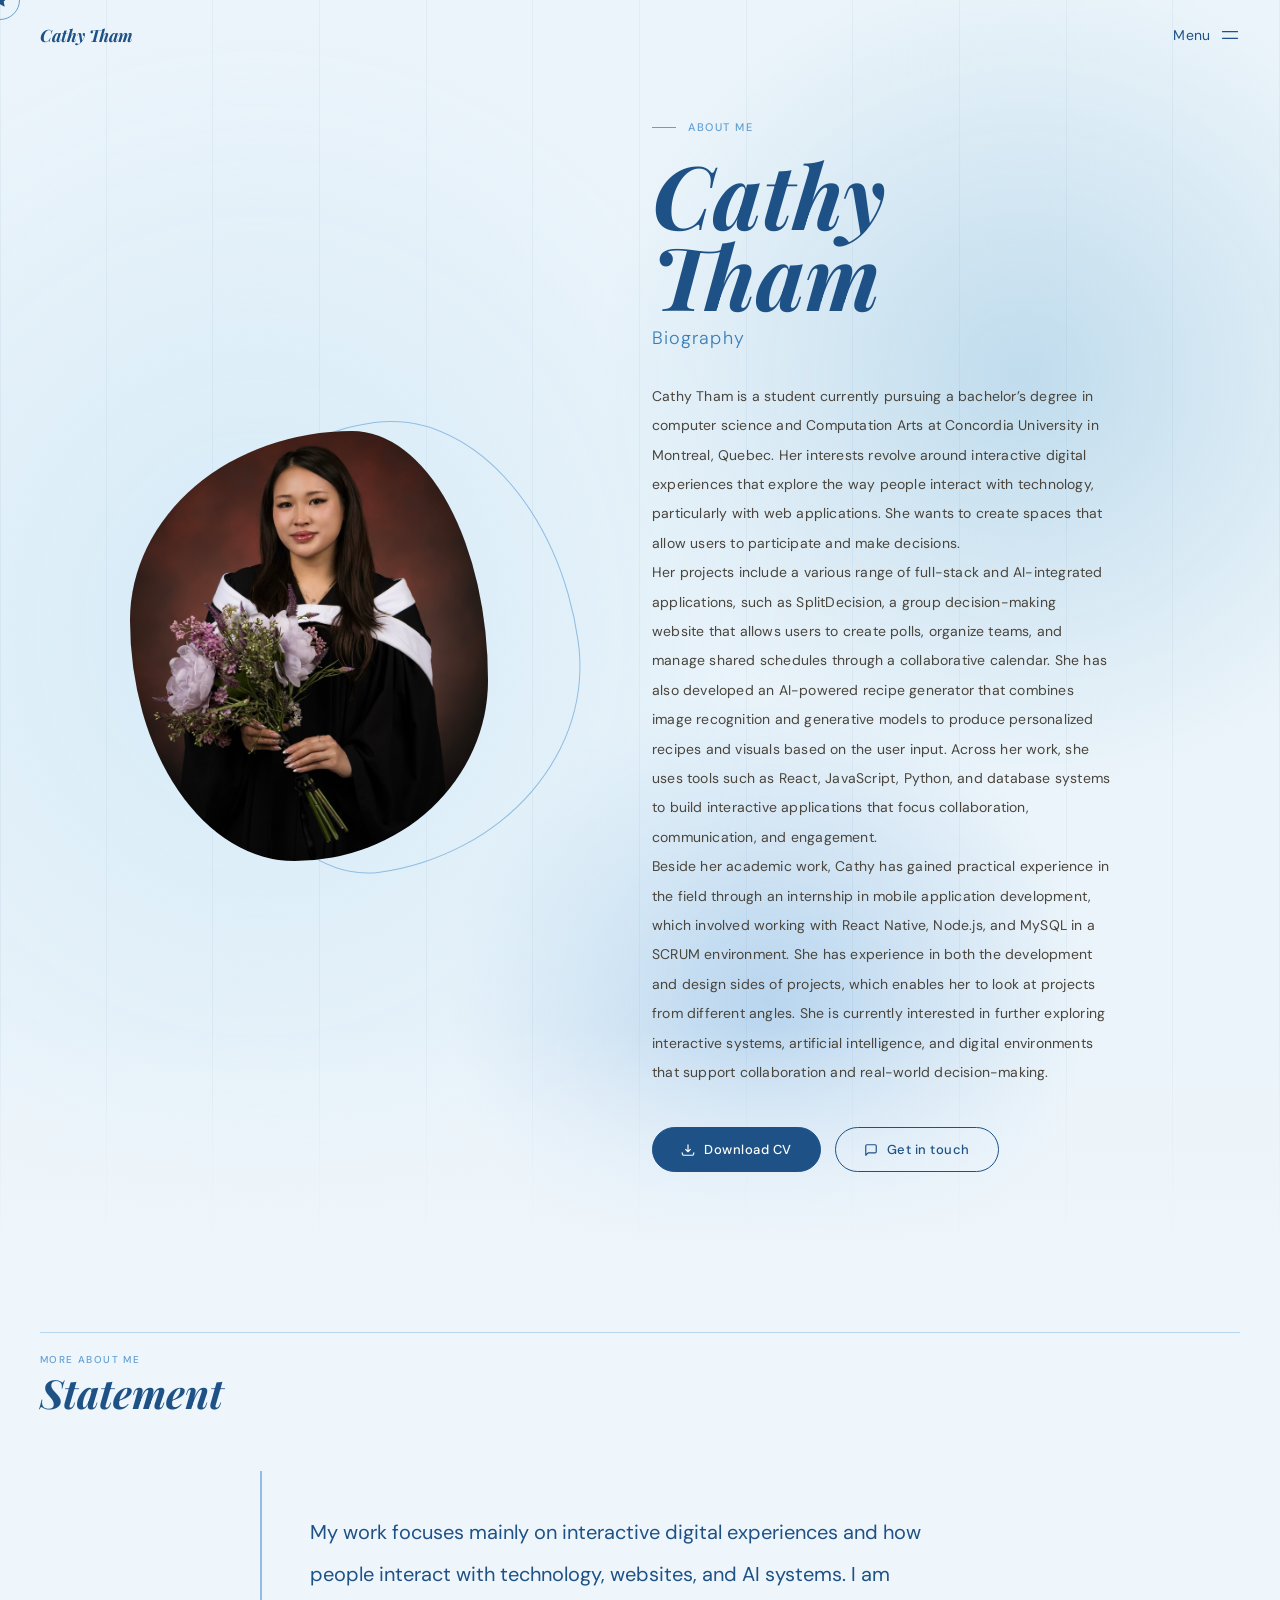
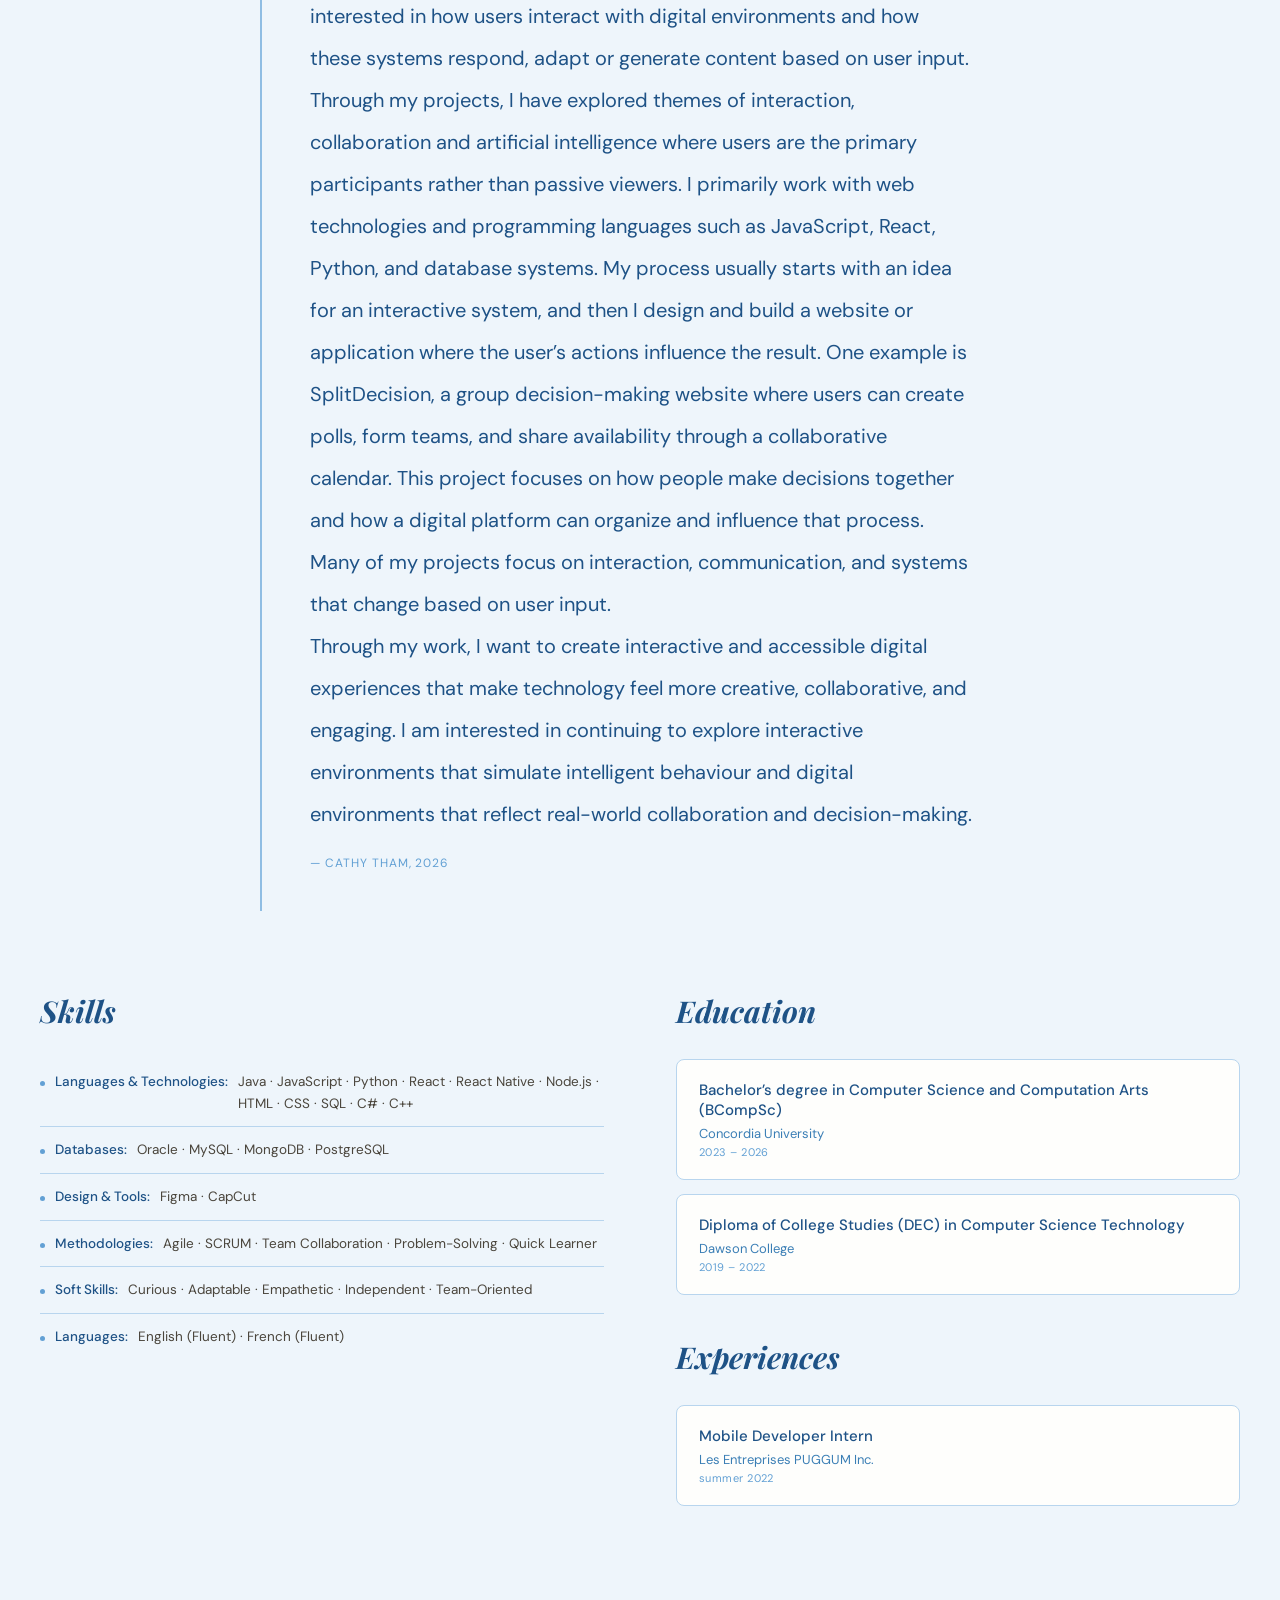
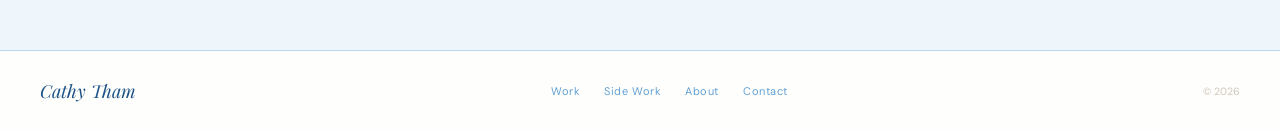
<file: about.html>
<!DOCTYPE html>
<html lang="en">

<head>
  <meta charset="UTF-8" />
  <meta name="viewport" content="width=device-width, initial-scale=1.0" />
  <title>Cathy Tham — About</title>
  <link rel="preconnect" href="https://fonts.googleapis.com" />
  <link rel="preconnect" href="https://fonts.gstatic.com" crossorigin />
  <link
    href="https://fonts.googleapis.com/css2?family=Playfair+Display:ital,wght@0,400;1,700&family=DM+Sans:wght@300;400;500&display=swap"
    rel="stylesheet" />
  <link rel="stylesheet" href="styles/menu-overlay.css" />
  <link rel="stylesheet" href="styles/base.css" />
  <link rel="stylesheet" href="styles/about.css" />
  <style></style>
</head>

<body>

  <div class="cursor" id="cursor">
    <svg viewBox="0 0 24 24" xmlns="http://www.w3.org/2000/svg">
      <polygon points="12,2 15.09,8.26 22,9.27 17,14.14 18.18,21.02 12,17.77 5.82,21.02 7,14.14 2,9.27 8.91,8.26" />
    </svg>
  </div>
  <div class="cursor-ring" id="cursor-ring"></div>

  <!-- ── NAV ── -->
  <nav aria-label="Site navigation">
    <a class="nav-logo" href="main.html">Cathy Tham</a>
    <button class="menu-btn" id="menu-btn" aria-expanded="false" aria-controls="menu-overlay">
      Menu
      <svg viewBox="0 0 24 24">
        <line x1="3" y1="8" x2="21" y2="8" />
        <line x1="3" y1="16" x2="21" y2="16" />
      </svg>
    </button>
  </nav>

  <section class="hero" aria-label="About Hero">
    <div class="hero-bg"></div>
    <div class="hero-grid" aria-hidden="true">
      <div class="hero-grid-col"></div>
      <div class="hero-grid-col"></div>
      <div class="hero-grid-col"></div>
      <div class="hero-grid-col"></div>
      <div class="hero-grid-col"></div>
      <div class="hero-grid-col"></div>
      <div class="hero-grid-col"></div>
      <div class="hero-grid-col"></div>
      <div class="hero-grid-col"></div>
      <div class="hero-grid-col"></div>
      <div class="hero-grid-col"></div>
      <div class="hero-grid-col"></div>
    </div>

    <!-- Left: photo -->
    <div class="hero-inner">
      <div class="hero-photo-wrap">
        <div class="photo-frame">

          <div class="photo-placeholder" aria-label="Photo placeholder">
            <img class="photo-img" src="./images/pictureCathy.jpeg" alt="Cathy Tham" />
          </div>


        </div>
      </div>

      <!-- RIGHT: text & buttons -->
      <div class="hero-text">
        <p class="hero-eyebrow">About me</p>

        <h1 class="hero-name">Cathy<br>Tham</h1>
        <p class="hero-title-line">Biography</p>

        <p class="hero-bio">
          Cathy Tham is a student currently pursuing a bachelor’s degree in computer science and
          Computation Arts at Concordia University in Montreal, Quebec. Her interests revolve around
          interactive digital experiences that explore the way people interact with technology,
          particularly with web applications. She wants to create spaces that allow users to participate
          and make decisions.</br>
          Her projects include a various range of full-stack and AI-integrated applications, such as
          SplitDecision, a group decision-making website that allows users to create polls, organize
          teams, and manage shared schedules through a collaborative calendar. She has also developed
          an AI-powered recipe generator that combines image recognition and generative models to
          produce personalized recipes and visuals based on the user input. Across her work, she uses
          tools such as React, JavaScript, Python, and database systems to build interactive applications
          that focus collaboration, communication, and engagement.</br>
          Beside her academic work, Cathy has gained practical experience in the field through an
          internship in mobile application development, which involved working with React Native,
          Node.js, and MySQL in a SCRUM environment. She has experience in both the development and
          design sides of projects, which enables her to look at projects from different angles. She is
          currently interested in further exploring interactive systems, artificial intelligence, and digital
          environments that support collaboration and real-world decision-making.
        </p>

        <!-- buttons -->
        <div class="hero-actions">

          <a class="btn-primary" href="./cv/cathyTham_CV.pdf" target="_blank" aria-label="Download CV">
            <svg viewBox="0 0 24 24">
              <path d="M12 15V3m0 12l-4-4m4 4l4-4M2 17l.621 2.485A2 2 0 004.561 21h14.878a2 2 0 001.94-1.515L22 17" />
            </svg>
            Download CV
          </a>
          <a class="btn-secondary" href="main.html#contact" aria-label="Get in touch">
            <svg viewBox="0 0 24 24">
              <path d="M21 15a2 2 0 01-2 2H7l-4 4V5a2 2 0 012-2h14a2 2 0 012 2z" />
            </svg>
            Get in touch
          </a>

        </div>
      </div>
  </section>

  <section class="about-sec" id="about" aria-labelledby="about-title">
    <div class="sec-header">
      <div>
        <p class="sec-eye">More about me</p>
        <h2 class="sec-title" id="about-title">Statement</h2>
      </div>
    </div>

    <div class="artist-statement">
      <p class="statement-text">
        My work focuses mainly on interactive digital experiences and how people interact with
        technology, websites, and AI systems. I am interested in how users interact with digital
        environments and how these systems respond, adapt or generate content based on user input.
        Through my projects, I have explored themes of interaction, collaboration and artificial
        intelligence where users are the primary participants rather than passive viewers.
        I primarily work with web technologies and programming languages such as JavaScript, React,
        Python, and database systems. My process usually starts with an idea for an interactive system,
        and then I design and build a website or application where the user’s actions influence the
        result. One example is SplitDecision, a group decision-making website where users can create
        polls, form teams, and share availability through a collaborative calendar. This project focuses
        on how people make decisions together and how a digital platform can organize and influence
        that process. Many of my projects focus on interaction, communication, and systems that
        change based on user input.
        </br>Through my work, I want to create interactive and accessible digital experiences that make
        technology feel more creative, collaborative, and engaging. I am interested in continuing to
        explore interactive environments that simulate intelligent behaviour and digital environments
        that reflect real-world collaboration and decision-making.
      </p>
      <p class="statement-attribution">— Cathy Tham, 2026</p>
    </div>

    <div class="about-content">
      <!-- Skills — full categorized -->
      <div class="skills-section">
        <h3>Skills</h3>

        <div class="skills-plain">
          <div class="skill-item"><span class="skill-dot"></span><strong>Languages &amp; Technologies:</strong> Java ·
            JavaScript · Python · React · React Native · Node.js · HTML · CSS · SQL · C# · C++</div>
          <div class="skill-item"><span class="skill-dot"></span><strong>Databases:</strong> Oracle · MySQL · MongoDB ·
            PostgreSQL</div>
          <div class="skill-item"><span class="skill-dot"></span><strong>Design &amp; Tools:</strong> Figma · CapCut
          </div>
          <div class="skill-item"><span class="skill-dot"></span><strong>Methodologies:</strong> Agile · SCRUM · Team
            Collaboration · Problem-Solving · Quick Learner</div>
          <div class="skill-item"><span class="skill-dot"></span><strong>Soft Skills:</strong> Curious · Adaptable ·
            Empathetic · Independent · Team-Oriented</div>
          <div class="skill-item"><span class="skill-dot"></span><strong>Languages:</strong> English (Fluent) · French
            (Fluent)</div>
        </div>

      </div>

      <!-- Education & Experience -->
      <div class="education-section">
        <h3>Education</h3>
        <div class="education-list">
          <div class="education-item">
            <div class="edu-title">Bachelor’s degree in Computer Science and Computation Arts (BCompSc)</div>
            <div class="edu-institution">Concordia University</div>
            <div class="edu-year">2023 – 2026</div>
          </div>
          <div class="education-item">
            <div class="edu-title">Diploma of College Studies (DEC) in Computer Science Technology</div>
            <div class="edu-institution">Dawson College</div>
            <div class="edu-year">2019 – 2022</div>
          </div>
        </div><br></br>
        <h3>Experiences</h3>
        <div class="education-list">
          <div class="education-item">
            <div class="edu-title">Mobile Developer Intern</div>
            <div class="edu-institution">Les Entreprises PUGGUM Inc.</div>
            <div class="edu-year">summer 2022</div>
          </div>
        </div>
      </div>
    </div>
  </section>

  <!-- ── FOOTER ── -->
  <div id="global-footer"></div>

  <script src="script/script.js"></script>
  <script src="script/menu-overlay.js"></script>
</body>

</html>
</file>
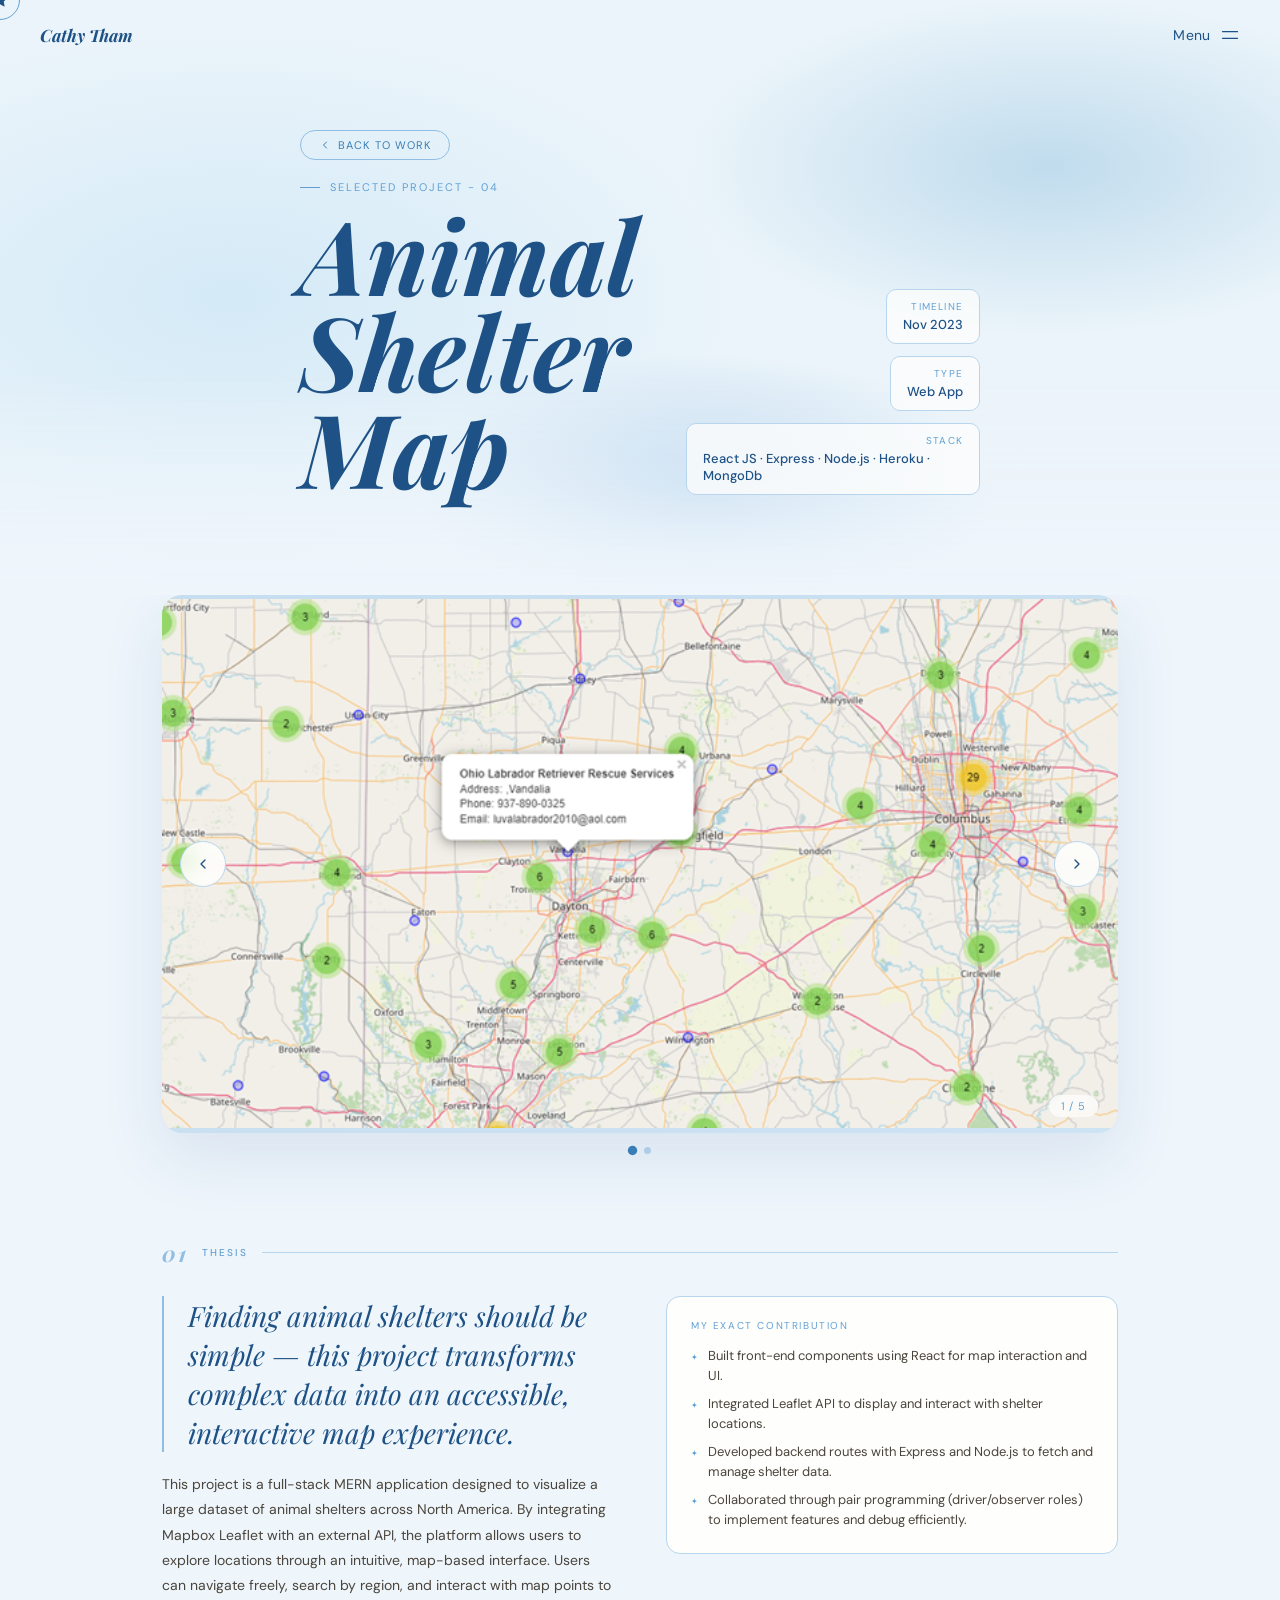
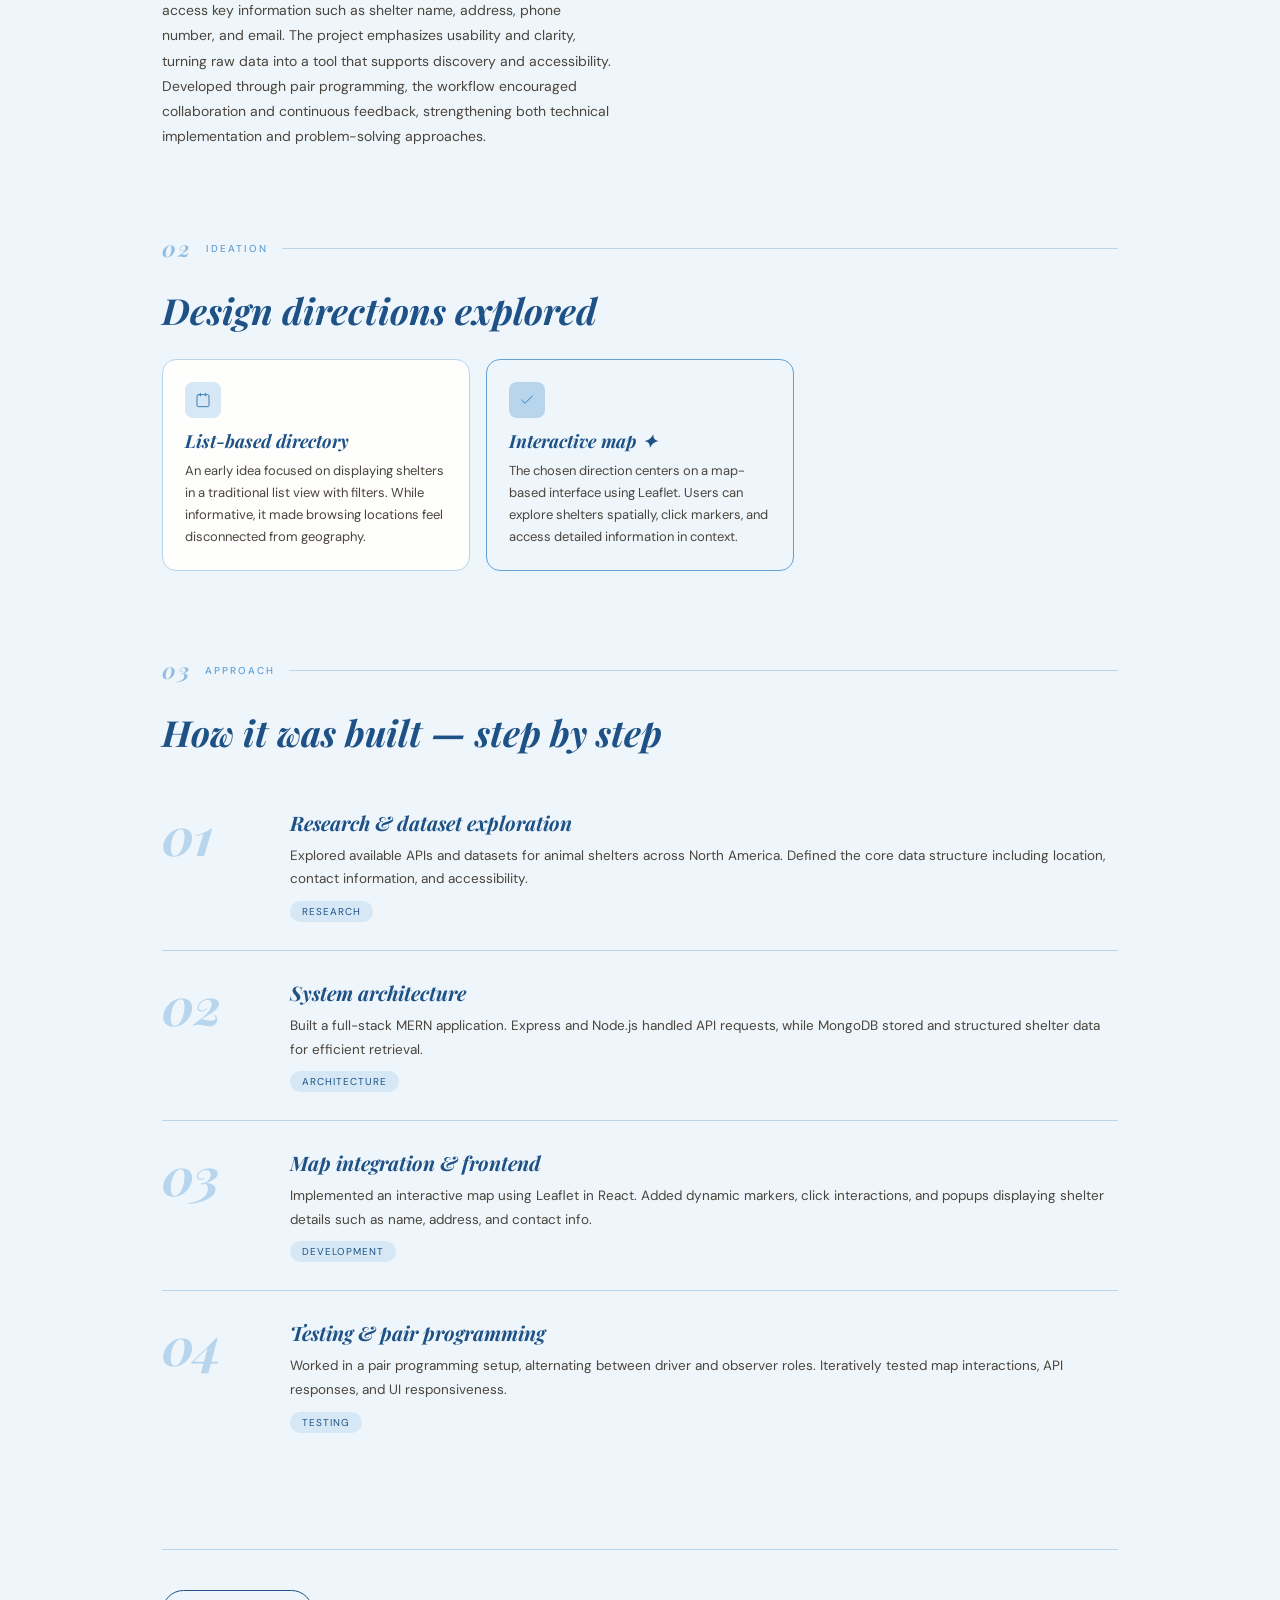
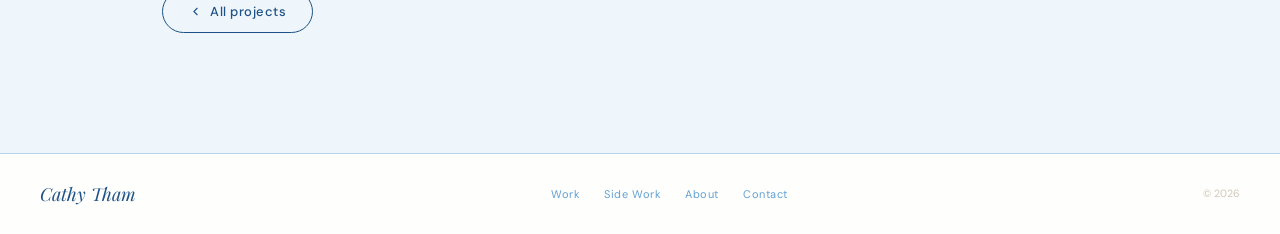
<file: projects/animalShelterMap.html>
<!DOCTYPE html>
<html lang="en">

<head>
    <meta charset="UTF-8" />
    <meta name="viewport" content="width=device-width, initial-scale=1.0" />
    <title>Cathy Tham - Animal Shelter Map</title>
    <link rel="preconnect" href="https://fonts.googleapis.com" />
    <link rel="preconnect" href="https://fonts.gstatic.com" crossorigin="anonymous" />
    <link
        href="https://fonts.googleapis.com/css2?family=Playfair+Display:ital,wght@0,400;1,700&family=DM+Sans:wght@300;400;500&display=swap"
        rel="stylesheet" />
    <link rel="stylesheet" href="../styles/base.css" />
    <link rel="stylesheet" href="../styles/menu-overlay.css" />
    <link rel="stylesheet" href="../styles/projectStyle.css" />
</head>

<body>

    <!-- Background sparkles container -->
    <div class="sparkles-container" id="sparkles-container" aria-hidden="true"></div>


    <div class="cursor" id="cursor">
        <svg viewBox="0 0 24 24">
            <polygon
                points="12,2 15.09,8.26 22,9.27 17,14.14 18.18,21.02 12,17.77 5.82,21.02 7,14.14 2,9.27 8.91,8.26" />
        </svg>
    </div>
    <div class="cursor-ring" id="cursor-ring"></div>



    <nav aria-label="Site navigation">
        <a class="nav-logo" href="../main.html">Cathy Tham</a>
        <button class="menu-btn" id="menu-btn" aria-expanded="false" aria-controls="menu-overlay">
            Menu
            <svg viewBox="0 0 24 24">
                <line x1="3" y1="8" x2="21" y2="8" />
                <line x1="3" y1="16" x2="21" y2="16" />
            </svg>
        </button>
    </nav>

    <section class="proj-hero" aria-label="Project hero">
        <div class="proj-hero-inner">
            <div>
                <a class="proj-back" href="../main.html#work">
                    <svg viewBox="0 0 24 24">
                        <polyline points="15,18 9,12 15,6" />
                    </svg>
                    Back to work
                </a>
                <p class="proj-overline">Selected project - 04</p>
                <h1 class="proj-hero-title">Animal<br>Shelter Map</h1>
            </div>
            <div class="proj-hero-meta">
                <div class="meta-pill"><em>Timeline</em><strong>Nov 2023</strong></div>
                <div class="meta-pill"><em>Type</em><strong>Web App</strong></div>
                <div class="meta-pill"><em>Stack</em><strong>React JS · Express · Node.js · Heroku · MongoDb</strong>
                </div>
            </div>
        </div>
    </section>

    <main class="proj-content">

        <div>
            <div class="slideshow" id="slideshow" role="region" aria-label="Project screenshots">

                <div class="slide active" data-caption="Shelter Details">
                    <div class="slide-placeholder">
                        <img src="../images/Portfolio/animalShelterMap/animalShelter.png"
                            style="width:100%;height:100%;object-fit:contain;" alt="Shelter Details" />
                    </div>
                </div>

                <div class="slide" data-caption="Animal shelter map">
                    <div class="slide-placeholder">
                        <video playsinline webkit-playsinline controls muted playsinline style="width:100%;height:100%;object-fit:contain;">
                            <source src="../images/Portfolio/animalShelterMap/70 - FullSizeRender.MOV" type="video/mp4">
                            Your browser does not support the video tag.
                        </video>
                    </div>
                </div>

                <button class="slide-btn slide-prev" id="slide-prev" aria-label="Previous slide">
                    <svg viewBox="0 0 24 24">
                        <polyline points="15,18 9,12 15,6" />
                    </svg>
                </button>
                <button class="slide-btn slide-next" id="slide-next" aria-label="Next slide">
                    <svg viewBox="0 0 24 24">
                        <polyline points="9,6 15,12 9,18" />
                    </svg>
                </button>
                <span class="slide-counter" id="slide-counter">1 / 5</span>
            </div>
            <div class="slide-dots" id="slide-dots"></div>
        </div>


        <!-- ══ 01 THESIS ══ -->
        <section aria-labelledby="thesis-h">
            <div class="sec-label" data-num="01">Thesis</div>
            <div class="intro-grid">
                <div>
                    <blockquote class="thesis-quote" id="thesis-h">
                        Finding animal shelters should be simple — this project transforms complex data into an
                        accessible, interactive map experience.
                    </blockquote>
                    <p class="intro-body">
                        This project is a full-stack MERN application designed to visualize a large dataset of
                        animal
                        shelters across North America.
                        By integrating Mapbox Leaflet with an external API, the platform allows users to explore
                        locations through an intuitive,
                        map-based interface.

                        Users can navigate freely, search by region, and interact with map points to access key
                        information such as shelter name,
                        address, phone number, and email. The project emphasizes usability and clarity, turning raw
                        data
                        into a tool that supports
                        discovery and accessibility.

                        Developed through pair programming, the workflow encouraged collaboration and continuous
                        feedback, strengthening both
                        technical implementation and problem-solving approaches.
                    </p>
                </div>

                <div class="role-card">
                    <p class="role-card-label">My exact contribution</p>
                    <div class="role-list">
                        <div class="role-item">Built front-end components using React for map interaction and UI.
                        </div>
                        <div class="role-item">Integrated Leaflet API to display and interact with shelter
                            locations.
                        </div>
                        <div class="role-item">Developed backend routes with Express and Node.js to fetch and manage
                            shelter data.</div>
                        <div class="role-item">Collaborated through pair programming (driver/observer roles) to
                            implement features and debug efficiently.</div>
                    </div>
                </div>
            </div>
        </section>

        <!-- ══ 02 IDEATION ══ -->
        <section aria-labelledby="ideation-h">
            <div class="sec-label" data-num="02">Ideation</div>
            <h2 class="sec-heading" id="ideation-h">Design directions explored</h2>
            <div class="idea-grid">

                <div class="idea-card">
                    <div class="idea-icon">
                        <svg viewBox="0 0 24 24">
                            <rect x="3" y="4" width="18" height="18" rx="2" />
                            <line x1="16" y1="2" x2="16" y2="6" />
                            <line x1="8" y1="2" x2="8" y2="6" />
                        </svg>
                    </div>
                    <h4>List-based directory</h4>
                    <p>An early idea focused on displaying shelters in a traditional list view with filters. While
                        informative, it made browsing locations feel disconnected from geography.</p>
                </div>

                <div class="idea-card chosen">
                    <div class="idea-icon">
                        <svg viewBox="0 0 24 24">
                            <polyline points="20,6 9,17 4,12" />
                        </svg>
                    </div>
                    <h4>Interactive map ✦</h4>
                    <p>The chosen direction centers on a map-based interface using Leaflet. Users can explore
                        shelters
                        spatially, click markers, and access detailed information in context.</p>
                </div>

            </div>
        </section>
        <!-- ══ 03 APPROACH ══ -->
        <section aria-labelledby="approach-h">
            <div class="sec-label" data-num="03">Approach</div>
            <h2 class="sec-heading" id="approach-h">How it was built — step by step</h2>
            <div class="timeline">

                <div class="t-step">
                    <span class="t-num" aria-hidden="true">01</span>
                    <div class="t-body">
                        <h4>Research & dataset exploration</h4>
                        <p>Explored available APIs and datasets for animal shelters across North America. Defined
                            the
                            core data structure including location, contact information, and accessibility.</p>
                        <span class="t-tag">Research</span>
                    </div>
                </div>

                <div class="t-step">
                    <span class="t-num" aria-hidden="true">02</span>
                    <div class="t-body">
                        <h4>System architecture</h4>
                        <p>Built a full-stack MERN application. Express and Node.js handled API requests, while
                            MongoDB
                            stored and structured shelter data for efficient retrieval.</p>
                        <span class="t-tag">Architecture</span>
                    </div>
                </div>

                <div class="t-step">
                    <span class="t-num" aria-hidden="true">03</span>
                    <div class="t-body">
                        <h4>Map integration & frontend</h4>
                        <p>Implemented an interactive map using Leaflet in React. Added dynamic markers, click
                            interactions, and popups displaying shelter details such as name, address, and contact
                            info.
                        </p>
                        <span class="t-tag">Development</span>
                    </div>
                </div>

                <div class="t-step">
                    <span class="t-num" aria-hidden="true">04</span>
                    <div class="t-body">
                        <h4>Testing & pair programming</h4>
                        <p>Worked in a pair programming setup, alternating between driver and observer roles.
                            Iteratively tested map interactions, API responses, and UI responsiveness.</p>
                        <span class="t-tag">Testing</span>
                    </div>
                </div>

            </div>
        </section>

        <!-- ── CTA BAR ── -->
        <div class="cta-bar">
            <a class="btn-out" href="../main.html#work">
                <svg viewBox="0 0 24 24">
                    <polyline points="15,18 9,12 15,6" />
                </svg>
                All projects
            </a>
    </main>

    <!-- ── FOOTER ── -->
    <div id="global-footer"></div>

    <script>
        /* ── SLIDESHOW ── */
        (function () {
            const ss = document.getElementById('slideshow');
            const slides = Array.from(ss.querySelectorAll('.slide'));
            const prevBtn = document.getElementById('slide-prev');
            const nextBtn = document.getElementById('slide-next');
            const counter = document.getElementById('slide-counter');
            const dotsWrap = document.getElementById('slide-dots');
            const caption = document.getElementById('slide-caption');
            const total = slides.length;
            let cur = 0, timer;

            if (total <= 1) { prevBtn.style.display = 'none'; nextBtn.style.display = 'none'; counter.style.display = 'none'; dotsWrap.style.display = 'none'; return; }

            slides.forEach((slide, i) => {
                const d = document.createElement('button');
                d.className = 'slide-dot' + (i === 0 ? ' active' : '');
                d.setAttribute('aria-label', 'Slide ' + (i + 1));
                d.addEventListener('click', () => go(i));
                dotsWrap.appendChild(d);

                const vid = slide.querySelector('video');
                if (vid) {
                    if (i !== cur) {
                        vid.pause();
                        vid.currentTime = 0;
                    } else {
                        vid.play().catch(() => { });
                    }
                }
            });

            function go(idx) {
                const oldVid = slides[cur].querySelector('video');
                if (oldVid) oldVid.pause();

                slides[cur].classList.remove('active');
                dotsWrap.children[cur].classList.remove('active');
                cur = (idx + total) % total;
                slides[cur].classList.add('active');
                dotsWrap.children[cur].classList.add('active');
                counter.textContent = (cur + 1) + ' / ' + total;
                if (caption) caption.textContent = slides[cur].dataset.caption || '';

                const newVid = slides[cur].querySelector('video');
                if (newVid) {
                    newVid.currentTime = 0;
                    newVid.play().catch(() => { });
                }
            }

            prevBtn.addEventListener('click', () => go(cur - 1));
            nextBtn.addEventListener('click', () => go(cur + 1));
            document.addEventListener('keydown', e => { if (e.key === 'ArrowLeft') go(cur - 1); if (e.key === 'ArrowRight') go(cur + 1); });

            let sx = 0;
            ss.addEventListener('touchstart', e => { sx = e.touches[0].clientX; }, { passive: true });
            ss.addEventListener('touchend', e => { const dx = e.changedTouches[0].clientX - sx; if (Math.abs(dx) > 40) go(dx < 0 ? cur + 1 : cur - 1); });


        })();
    </script>

    <script src="../script/script.js"></script>
    <script src="../script/menu-overlay.js"></script>
</body>

</html>
</file>
<file: styles/menu-overlay.css>
/* ── MENU BACKDROP ── */
.menu-backdrop {
  position: fixed;
  inset: 0;
  background: rgba(30, 82, 134, 0.25);
  backdrop-filter: blur(4px);
  z-index: 499;
  opacity: 0;
  pointer-events: none;
  transition: opacity .5s cubic-bezier(0.16, 1, 0.3, 1);
}
.menu-backdrop.open {
  opacity: 1;
  pointer-events: auto;
}

/* ── MENU OVERLAY ── */
.menu-overlay {
  position: fixed;
  top: 24px;
  right: 24px;
  bottom: auto;
  width: clamp(320px, 35vw, 420px);
  max-width: calc(100vw - 48px);
  z-index: 500;
  display: flex;
  flex-direction: column;
  justify-content: flex-start;
  align-items: flex-start;
  padding: 48px 48px 32px 48px;
  opacity: 0;
  pointer-events: none;
  transform: translateX(120%) translateY(-20px);
  border-radius: 24px;
  transition: transform .6s cubic-bezier(0.16, 1, 0.3, 1), opacity .6s ease;
  overflow: hidden;
  box-shadow: -15px 15px 40px rgba(30, 82, 134, 0.15), 0 0 0 1px rgba(255, 255, 255, 0.4) inset;
  background: linear-gradient(135deg, rgba(240, 248, 255, 0.75) 0%, rgba(228, 241, 250, 0.85) 100%);
  backdrop-filter: blur(24px) saturate(1.2);
  border: 1px solid rgba(255, 255, 255, 0.6);
}
.menu-overlay.open {
  opacity: 1;
  pointer-events: auto;
  transform: translateX(0) translateY(0);
}

.menu-overlay::before{
  content:'';
  position:absolute;
  width: clamp(650px, 75vw, 1100px);
  height: clamp(650px, 75vw, 1100px);
  border-radius:60% 40% 55% 45% / 45% 55% 40% 60%;
  background: radial-gradient(circle, rgba(184,213,238,0.4) 0%, rgba(184,213,238,0) 70%);
  right: -20vw;top:50%;transform:translateY(-50%);
  pointer-events:none;
  animation:menuBlob 10s ease-in-out infinite;
}
@keyframes menuBlob{
  0%,100%{border-radius:60% 40% 55% 45%/45% 55% 40% 60%;transform:translateY(-50%) scale(1);}
  50%{border-radius:40% 60% 45% 55%/55% 40% 60% 45%;transform:translateY(-52%) scale(1.06);}
}

.menu-close{
  position:absolute;top:24px;right:24px;
  display:flex;align-items:center;gap:8px;
  font-family:var(--sans);font-size:11px;letter-spacing:.14em;text-transform:uppercase;
  color:var(--b600);background:transparent;
  border:1px solid var(--b300);border-radius:99px;
  padding:8px 20px;cursor:none;
  transition:color .2s,border-color .2s,background .2s, transform .2s cubic-bezier(.16,1,.3,1);
}
.menu-close:hover{color:var(--b800);border-color:var(--b600);background:var(--b100); transform: scale(1.05);}
.menu-close svg{width:12px;height:12px;stroke:currentColor;fill:none;stroke-width:1.5;stroke-linecap:round; transition: transform 0.3s ease;}
.menu-close:hover svg{transform: rotate(90deg);}

.menu-eyebrow{
  font-size:10px;letter-spacing:.18em;text-transform:uppercase;
  color:var(--b400);font-weight:500;margin-bottom:24px;
  display:flex;align-items:center;gap:10px;
  opacity:0;transform:translateX(15px);
  transition:opacity .4s ease,transform .4s cubic-bezier(.16,1,.3,1);
}
.menu-overlay.open .menu-eyebrow {opacity:1;transform:translateX(0);transition-delay:0.1s;}
.menu-eyebrow::before{
  content:'';width:24px;height:1px;background:var(--b400);flex-shrink:0;
}

.menu-nav{display:flex;flex-direction:column;gap:0;text-align:left;position:relative;z-index:1;}
.menu-link{
  font-family:var(--serif);font-style:italic;font-weight:700;
  font-size:clamp(40px, 4.5vw, 64px);
  color:var(--b800);text-decoration:none;
  line-height:1.0;
  display:flex;align-items:baseline;gap:.2em;
  cursor:none;position:relative;
  opacity:0;transform:translateX(20px);
  transition:opacity .4s ease,transform .4s cubic-bezier(.16,1,.3,1),color .2s,padding-left .3s cubic-bezier(.16,1,.3,1);
  padding:8px 0;
}
.menu-overlay.open .menu-link{opacity:1;transform:translateX(0);}
.menu-overlay.open .menu-link:nth-child(2){transition-delay:0.15s;}
.menu-overlay.open .menu-link:nth-child(3){transition-delay:0.2s;}
.menu-overlay.open .menu-link:nth-child(4){transition-delay:0.25s;}
.menu-overlay.open .menu-link:nth-child(5){transition-delay:0.3s;}

.menu-link::after{
  content:'';position:absolute;left:0;bottom:6px;
  height:1.5px;width:0;background:var(--b400);
  transition:width .3s cubic-bezier(.16,1,.3,1);
}
.menu-link:hover{color:var(--b600);padding-left:12px;}
.menu-link:hover::after{width:48px;}
.menu-link span{
  font-family:var(--sans);font-style:normal;
  font-weight:300;font-size:12px;
  color:var(--b400);letter-spacing:.05em;
  transition:color .2s;
}
.menu-link:hover span{color:var(--b600);}
.menu-link-arrow{
  font-style:normal;font-size:0.38em;
  opacity:0;transform:translateX(-6px);
  transition:opacity .2s,transform .25s cubic-bezier(.16,1,.3,1);
  align-self:center;
}
.menu-link:hover .menu-link-arrow{opacity:1;transform:translateX(0);}

.menu-footer{
  position:relative;
  width:100%;
  margin-top:40px;
  display:flex;align-items:center;justify-content:space-between;
  border-top:0.5px solid rgba(30, 82, 134, 0.15);padding-top:24px;
  z-index:1;
  opacity:0;transform:translateY(10px);
  transition:opacity .4s ease,transform .4s cubic-bezier(.16,1,.3,1);
}
.menu-overlay.open .menu-footer{opacity:1;transform:translateY(0);transition-delay:0.4s;}
.menu-social{display:flex;gap:28px;}
.menu-social-link{
  font-size:11px;letter-spacing:.08em;color:var(--b600);
  text-decoration:none;text-transform:uppercase;
  cursor:none;transition:color .15s;
}
.menu-social-link::after{content:' ↗';font-size:9px;}
.menu-social-link:hover{color:var(--b800);}
.menu-avail{
  display:flex;align-items:center;gap:7px;
  font-size:10px;letter-spacing:.1em;text-transform:uppercase;color:var(--b400);
}
.avail-dot{width:7px;height:7px;border-radius:50%;background:#52CFA0;animation:pulse 2.5s ease-in-out infinite;}

/* Responsive */
@media(max-width:900px){
  .menu-overlay { 
    top: 16px; right: 16px; 
    width: clamp(280px, 45vw, 400px); 
    padding: 40px 32px 32px; 
  }
  .menu-close { top: 20px; right: 20px; }
  .menu-overlay::before { right: -25vw; }
}
@media(max-width:600px){
  .menu-overlay { 
    top: 12px; right: 12px; 
    width: calc(100vw - 24px); 
    padding: 32px 24px 24px; 
  }
  .menu-close { top: 16px; right: 16px; }
  .menu-footer { margin-top: 32px; flex-direction: column; align-items: flex-start; gap: 16px; }
  .menu-overlay::before { 
    width: 140vw; height: 140vw; 
    right: -45vw; top: 45%; 
  }
}
</file>
<file: styles/base.css>
/* ── TOKENS ── */
:root {
  --b50: #EEF5FB;
  --b100: #D6E8F5;
  --b200: #B8D5EE;
  --b300: #8FBDE3;
  --b400: #62A0D4;
  --b600: #3A7EB5;
  --b800: #1E5286;
  --cr50: #FEFEFC;
  --cr100: #FAF8F4;
  --cr200: #F4F0E8;
  --cr300: #E8E2D6;
  --cr400: #CFC7B8;
  --cr600: #9E9485;
  --cr800: #4A453C;
  --ink: #1a1a2e;
  --serif: 'Playfair Display', Georgia, serif;
  --sans: 'DM Sans', sans-serif;
}

*,
*::before,
*::after {
  box-sizing: border-box;
  margin: 0;
  padding: 0;
}

html {
  font-size: 16px;
  scroll-behavior: smooth;
}

body {
  background: var(--b50);
  color: var(--ink);
  font-family: var(--sans);
  min-height: 100vh;
  overflow-x: hidden;
  cursor: none;
}

/* Hide default cursor globally on interactive elements so custom cursor shows */
a, button, input, textarea, select, [role="button"], iframe {
  cursor: none !important;
}

/* custome cursor image...
.cursor{
  position:fixed;width:18px;height:18px;pointer-events:none;
  z-index:9999;transform:translate(-50%,-50%);
  transition:transform .15s ease,opacity .2s ease;
}
.cursor img{width:30px;height:30px;object-fit:contain;}
.cursor.big img{width:28px;height:28px;}
.cursor.big{width:28px;height:28px;}
.cursor-ring{
  position:fixed;width:40px;height:40px;
  border:1.5px solid var(--b400);border-radius:50%;
  pointer-events:none;z-index:9998;
  transform:translate(-50%,-50%);
  transition:width .2s,height .2s,border-color .2s;
} */

/* ── CUSTOM CURSOR ── */
.cursor {
  position: fixed;
  width: 18px;
  height: 18px;
  pointer-events: none;
  z-index: 9999;
  transform: translate(-50%, -50%);
  transition: transform .15s ease, opacity .2s ease;
}

.cursor svg {
  width: 18px;
  height: 18px;
  fill: var(--b800);
}

.cursor.big svg {
  width: 28px;
  height: 28px;
}

.cursor.big {
  width: 28px;
  height: 28px;
}

.cursor-ring {
  position: fixed;
  width: 40px;
  height: 40px;
  border: 1.5px solid var(--b400);
  border-radius: 50%;
  pointer-events: none;
  z-index: 9998;
  transform: translate(-50%, -50%);
  transition: width .2s, height .2s, border-color .2s;
}


.bg-sparkle.sparkle-animate {
  transform: translateY(-20px) scale(1.5);
  opacity: 0;
}

.sparkle {
  position: fixed;
  width: 8px;
  height: 8px;
  pointer-events: none;
  z-index: 9997;
  background: #62A0D4;
  clip-path: polygon(50% 0%, 100% 38%, 82% 100%, 50% 75%, 18% 100%, 0% 38%);
  animation: sparkle .6s ease-out forwards;
}

/* ── BACKGROUND SPARKLES ── */
.sparkles-container {
  position: fixed;
  inset: 0;
  pointer-events: none;
  z-index: 1;
}

.bg-sparkle {
  position: absolute;
  width: 100px;
  height: 100px;
  pointer-events: none;
  background-image: url('images/star.PNG');
  background-size: contain;
  background-repeat: no-repeat;
  background-position: center;
  opacity: 0.3;
  transition: transform .3s ease, opacity .3s ease;
}

@keyframes sparkle {
  0% {
    opacity: 1;
    transform: translate(0, 0) scale(1);
  }

  100% {
    opacity: 0;
    transform: translate(var(--tx), var(--ty)) scale(0);
  }
}

.sparkle {
  position: fixed;
  width: 8px;
  height: 8px;
  pointer-events: none;
  z-index: 9997;
  background: #62A0D4;
  clip-path: polygon(50% 0%, 100% 38%, 82% 100%, 50% 75%, 18% 100%, 0% 38%);
  animation: sparkle .6s ease-out forwards;
}

.bg-sparkle.sparkle-animate {
  transform: translateY(-20px) scale(1.5);
  opacity: 0;
}


/* ── BACKGROUND SPARKLES ── */
.sparkles-container {
  position: fixed;
  inset: 0;
  pointer-events: none;
  z-index: 1;
}

.bg-sparkle {
  position: absolute;
  width: 100px;
  height: 100px;
  pointer-events: none;
  background-image: url('images/star.PNG');
  background-size: contain;
  background-repeat: no-repeat;
  background-position: center;
  opacity: 0.3;
  transition: transform .3s ease, opacity .3s ease;
}

.bg-sparkle.sparkle-animate {
  transform: translateY(-20px) scale(1.5);
  opacity: 0;
}

.sparkle {
  position: fixed;
  width: 8px;
  height: 8px;
  pointer-events: none;
  z-index: 9997;
  background: #62A0D4;
  clip-path: polygon(50% 0%, 100% 38%, 82% 100%, 50% 75%, 18% 100%, 0% 38%);
  animation: sparkle .6s ease-out forwards;
}

/* ── FOOTER ── */
footer {
  padding: 28px 40px;
  display: flex;
  justify-content: space-between;
  align-items: center;
  border-top: 0.5px solid var(--b200);
  background: var(--cr50);
}

.footer-name {
  font-family: var(--serif);
  font-style: italic;
  font-size: 18px;
  color: var(--b800);
}

.footer-links {
  display: flex;
  gap: 24px;
}

.footer-link {
  font-size: 11px;
  letter-spacing: .05em;
  color: var(--b400);
  text-decoration: none;
  transition: color .15s;
}

.footer-link:hover {
  color: var(--b800);
}

.footer-copy {
  font-size: 10.5px;
  color: var(--cr400);
}

/* ── HAMBURGER MENU ── */
.hamburger-btn {
  position: fixed;
  top: 20px;
  left: 20px;
  z-index: 1000;
  width: 40px;
  height: 40px;
  background: var(--b800);
  border: none;
  border-radius: 6px;
  cursor: none;
  display: flex;
  flex-direction: column;
  justify-content: center;
  align-items: center;
  gap: 4px;
  padding: 8px;
  transition: background .2s;
}

.hamburger-btn:hover {
  background: var(--b600);
}

.hamburger-btn.open .hamburger-line:nth-child(1) {
  transform: rotate(45deg) translate(6px, 6px);
}

.hamburger-btn.open .hamburger-line:nth-child(2) {
  opacity: 0;
}

.hamburger-btn.open .hamburger-line:nth-child(3) {
  transform: rotate(-45deg) translate(6px, -6px);
}

.hamburger-line {
  width: 20px;
  height: 2px;
  background: var(--cr50);
  transition: transform .3s, opacity .3s;
}

.hamburger-menu {
  position: fixed;
  top: 70px;
  left: 20px;
  z-index: 999;
  background: var(--cr50);
  border: 1px solid var(--b200);
  border-radius: 8px;
  padding: 16px;
  min-width: 180px;
  opacity: 0;
  visibility: hidden;
  transform: translateY(-10px);
  transition: opacity .3s, visibility .3s, transform .3s;
  box-shadow: 0 8px 24px rgba(30, 82, 134, .15);
}

.hamburger-menu.open {
  opacity: 1;
  visibility: visible;
  transform: translateY(0);
}

.hamburger-nav {
  display: flex;
  flex-direction: column;
  gap: 8px;
  margin-bottom: 16px;
}

.hamburger-link {
  color: var(--b800);
  text-decoration: none;
  font-size: 14px;
  font-weight: 500;
  padding: 8px 12px;
  border-radius: 4px;
  transition: background .2s, color .2s;
}

.hamburger-link:hover {
  background: var(--b100);
  color: var(--b600);
}

.hamburger-social {
  border-top: 1px solid var(--b200);
  padding-top: 12px;
  display: flex;
  flex-direction: column;
  gap: 6px;
}

.social-link {
  color: var(--b600);
  text-decoration: none;
  font-size: 12px;
  font-weight: 400;
  padding: 6px 12px;
  border-radius: 4px;
  transition: color .2s;
}

.social-link:hover {
  color: var(--b800);
}

/* Mobile adjustments */
@media(max-width:600px) {
  .hamburger-btn {
    top: 16px;
    left: 16px;
    width: 36px;
    height: 36px;
  }

  .hamburger-menu {
    top: 62px;
    left: 16px;
  }
}

/* ── SHARED PROJECT CARD STYLES ── */
/* ── PROJECT CARD ── */
.proj-link{
  display:block;
  text-decoration:none;
  border-radius:14px;
  /* lift on hover needs overflow:visible here */
  overflow:visible;
}
.proj-card{
  background:var(--cr50);
  border:0.5px solid var(--b200);
  border-radius:12px;
  overflow:visible; /* so hover shadow + lift isn't clipped */
  cursor:none;
  transition:transform .35s cubic-bezier(.16,1,.3,1),
             border-color .2s,
             box-shadow .35s;
  height:100%;
  flex-shrink:0;width:clamp(280px,45vw,520px);
  display:flex;
  flex-direction:column;
}
.proj-link:hover .proj-card{
  transform:translateY(-8px);
  border-color:var(--b400);
  box-shadow:0 20px 48px rgba(30,82,134,.12);
}

/* ── THUMBNAIL ── */
.proj-thumb{
  width:100%;
  aspect-ratio:16/10;
  overflow:hidden;
  border-radius:14px 14px 0 0; /* clips image at card corners */
  background:var(--b100);
  flex-shrink:0;
}
.proj-thumb img{
  width:100%;
  height:100%;
  object-fit:cover;      /* fills box, crops excess */
  object-position:center;
  display:block;
  transition:transform .45s cubic-bezier(.16,1,.3,1);
}
.proj-link:hover .proj-thumb img{
  transform:scale(1.05);
}

/* ── CARD BODY ── */
.proj-body{
  padding:20px 22px 24px;
  display:flex;
  flex-direction:column;
  gap:0;
  flex:1;
}
.proj-number{
  font-size:9.5px;letter-spacing:.12em;text-transform:uppercase;
  color:var(--b400);font-weight:600;margin-bottom:8px;
}
.proj-title{
  font-family:var(--serif);font-style:italic;font-weight:700;
  font-size:clamp(20px,2.5vw,26px);color:var(--b800);
  line-height:1.1;margin-bottom:10px;
}
.proj-desc{
  font-size:13px;line-height:1.65;color:var(--cr800);
  margin-bottom:16px;flex:1;
}
.proj-tags{display:flex;gap:6px;flex-wrap:wrap;margin-top:auto;}
.tag{font-size:10.5px;padding:4px 12px;border-radius:99px;font-weight:500;letter-spacing:.2px;}
.tag-b{background:var(--b100);color:var(--b800);}
.tag-c{background:var(--cr200);color:var(--cr800);}

/* hover arrow indicator */
.proj-arrow{
  display:flex;align-items:center;gap:6px;
  font-size:11px;color:var(--b400);letter-spacing:.04em;
  margin-top:14px;
  transition:color .2s,gap .2s;
}
.proj-arrow svg{
  width:14px;height:14px;stroke:currentColor;fill:none;
  stroke-width:1.5;stroke-linecap:round;stroke-linejoin:round;
  transition:transform .2s;
}
.proj-link:hover .proj-arrow{color:var(--b600);gap:10px;}
.proj-link:hover .proj-arrow svg{transform:translateX(3px);}

/* ── CARD GRID ── */
.proj-grid{
  padding-top:10px;
  display:flex;gap:20px;overflow-x:auto;overflow-y:visible;
  scroll-behavior:smooth;padding-bottom:32px;
  scrollbar-width:thin;scrollbar-color:var(--b300) transparent;
  position:relative;z-index:5;
  scrollbar-width: none;
}
.proj-grid::-webkit-scrollbar{height:6px;}
.proj-grid::-webkit-scrollbar-track{background:transparent;}
.proj-grid::-webkit-scrollbar-thumb{background:var(--b300);border-radius:3px;}
.proj-grid::-webkit-scrollbar-thumb:hover{background:var(--b400);}

/* ── SHARED RESPONSIVE ── */
@media(max-width:900px){
  .proj-grid{gap:18px;}
  .proj-card{width:clamp(260px,50vw,440px);}
}
@media(max-width:768px){
  .proj-grid{gap:16px;}
  .proj-body{padding:16px 18px 20px;}
  .proj-card{width:clamp(260px,70vw,400px);}
}
@media(max-width:560px){
  .proj-thumb{aspect-ratio:4/3;}
  .proj-card{width:clamp(240px,85vw,380px);}
}
</file>
<file: styles/about.css>
/* ── NAV ── */
nav {
  position: fixed;
  top: 0;
  left: 0;
  right: 0;
  z-index: 200;
  display: flex;
  justify-content: space-between;
  align-items: center;
  padding: 24px 40px;
  pointer-events: none;
}

.nav-logo {
  font-family: var(--serif);
  font-style: italic;
  font-weight: 700;
  font-size: 17px;
  color: var(--b800);
  text-decoration: none;
  pointer-events: auto;
  cursor: none;
  opacity: 0;
  animation: fadeUp .8s ease .1s forwards;
}

.menu-btn {
  display: flex;
  align-items: center;
  gap: 10px;
  font-family: var(--sans);
  font-size: 14px;
  font-weight: 400;
  letter-spacing: .01em;
  color: var(--b800);
  background: transparent;
  border: none;
  cursor: none;
  pointer-events: auto;
  opacity: 0;
  animation: fadeUp .8s ease .2s forwards;
}

.menu-btn svg {
  width: 20px;
  height: 20px;
  stroke: currentColor;
  fill: none;
  stroke-width: 1.5;
  stroke-linecap: round;
}

/* ═══════════════════════════════════════
   HERO — full-viewport intro
═══════════════════════════════════════ */
.hero {
  position: relative;
  min-height: 100vh;
  display: flex;
  align-items: center;
  overflow: hidden;
  padding: 0;
}

.hero::after {
  content: '';
  position: absolute;
  bottom: 0;
  left: 0;
  right: 0;
  height: 25vh;
  background: linear-gradient(to bottom, transparent 0%, var(--b50) 100%);
  pointer-events: none;
  z-index: 2;
}

.hero-inner {
  position: relative;
  z-index: 5;
  width: 100%;
  max-width: 1100px;
  margin: 0 auto;
  padding: 120px 40px 80px;
  display: grid;
  grid-template-columns: 1fr 1fr;
  align-items: center;
  gap: 24px;
}

/* animated background mesh */
.hero-bg {
  position: absolute;
  inset: 0;
  z-index: 0;
  background:
    radial-gradient(ellipse 70% 80% at 20% 50%, #D4EAF7 0%, transparent 60%),
    radial-gradient(ellipse 60% 60% at 80% 30%, #C0DCED 0%, transparent 55%),
    radial-gradient(ellipse 50% 50% at 60% 80%, #B8D5EE 0%, transparent 50%),
    #EBF4FA;
  animation: bgShift 14s ease-in-out infinite alternate;
}

@keyframes bgShift {
  0% {
    filter: hue-rotate(0deg) brightness(1);
  }

  100% {
    filter: hue-rotate(6deg) brightness(1.02);
  }
}

/* subtle grid lines */
.hero-grid {
  position: absolute;
  inset: 0;
  z-index: 1;
  display: grid;
  grid-template-columns: repeat(12, 1fr);
  pointer-events: none;
}

.hero-grid-col {
  border-right: 0.5px solid rgba(30, 82, 134, .05);
}

.hero-grid-col:first-child {
  border-left: 0.5px solid rgba(30, 82, 134, .05);
}

/* ── LEFT: text ── */
.hero-text {
  position: relative;
  z-index: 5;
  opacity: 0;
  animation: fadeUp .9s ease .4s forwards;
  display: flex;
  flex-direction: column;
  justify-content: center;
}

.hero-eyebrow {
  display: flex;
  align-items: center;
  gap: 12px;
  font-size: 11px;
  letter-spacing: .14em;
  text-transform: uppercase;
  color: var(--b400);
  font-weight: 500;
  margin-bottom: 20px;
}

.hero-eyebrow::before {
  content: '';
  width: 24px;
  height: 1px;
  background: var(--b400);
  flex-shrink: 0;
}

.hero-name {
  font-family: var(--serif);
  font-style: italic;
  font-weight: 700;
  font-size: clamp(52px, 7vw, 88px);
  color: var(--b800);
  line-height: .92;
  margin-bottom: 10px;
}

.hero-title-line {
  font-family: var(--sans);
  font-weight: 300;
  font-size: clamp(14px, 1.6vw, 18px);
  color: var(--b600);
  letter-spacing: .06em;
  margin-bottom: 32px;
}

.hero-bio {
  font-size: 14px;
  line-height: 2.1;
  color: var(--cr800);
  max-width: 460px;
  margin-bottom: 40px;
  letter-spacing: .2px;
}

/* ── CTA buttons ── */
.hero-actions {
  display: flex;
  align-items: center;
  gap: 14px;
  flex-wrap: wrap;
}

.btn-primary {
  display: inline-flex;
  align-items: center;
  gap: 9px;
  font-family: var(--sans);
  font-size: 13px;
  font-weight: 500;
  letter-spacing: .04em;
  background: var(--b800);
  color: var(--cr50);
  border: 1.5px solid var(--b800);
  border-radius: 99px;
  padding: 13px 28px;
  text-decoration: none;
  cursor: none;
  transition: background .2s, color .2s, transform .2s;
}

.btn-primary:hover {
  background: var(--b600);
  border-color: var(--b600);
  transform: translateY(-2px);
}

.btn-primary svg {
  width: 14px;
  height: 14px;
  stroke: currentColor;
  fill: none;
  stroke-width: 2;
  stroke-linecap: round;
  stroke-linejoin: round;
  flex-shrink: 0;
}

.btn-secondary {
  display: inline-flex;
  align-items: center;
  gap: 9px;
  font-family: var(--sans);
  font-size: 13px;
  font-weight: 500;
  letter-spacing: .04em;
  background: transparent;
  color: var(--b800);
  border: 1.5px solid var(--b800);
  border-radius: 99px;
  padding: 13px 28px;
  text-decoration: none;
  cursor: none;
  transition: background .2s, color .2s, transform .2s;
}

.btn-secondary:hover {
  background: var(--b800);
  color: var(--cr50);
  transform: translateY(-2px);
}

.btn-secondary svg {
  width: 14px;
  height: 14px;
  stroke: currentColor;
  fill: none;
  stroke-width: 2;
  stroke-linecap: round;
  stroke-linejoin: round;
  flex-shrink: 0;
}

/* ── LEFT: photo ── */
.hero-photo-wrap {
  position: relative;
  z-index: 5;
  opacity: 0;
  animation: fadeUp .9s ease .6s forwards;
  display: flex;
  justify-content: flex-start;
  align-items: flex-start;
}

/* decorative blob ring behind the photo */
.hero-photo-wrap::before {
  content: '';
  position: absolute;
  width: calc(clamp(240px, 28vw, 380px) + 24px);
  height: calc(clamp(240px, 28vw, 380px) * 1.18 + 24px);
  background: transparent;
  border: 1.5px solid var(--b300);
  border-radius: 55% 45% 60% 40% / 40% 55% 45% 60%;
  top: 50%;
  left: 50%;
  transform: translate(-48%, -50%) rotate(-8deg);
  z-index: 0;
}

/* the photo frame */
.photo-frame {
  position: relative;
  width: clamp(240px, 28vw, 380px);
  aspect-ratio: 5/6;
  z-index: 1;
}

/* asymmetric blob — smooth organic oval, no hard corners */
.photo-frame,
.photo-placeholder,
.photo-img {
  border-radius: 62% 38% 54% 46% / 44% 58% 42% 56%;
  clip-path: none;
}

/* the actual image or placeholder */
.photo-img {
  position: relative;
  z-index: 1;
  width: 100%;
  height: 100%;
  object-fit: cover;
  display: block;
}

/* placeholder shown when no real photo is supplied */
.photo-placeholder {
  position: relative;
  z-index: 1;
  width: 100%;
  height: 100%;
  background: var(--b100);
  border: none;
  display: flex;
  flex-direction: column;
  align-items: center;
  justify-content: center;
  gap: 14px;
  color: var(--b400);
}

.photo-placeholder svg {
  width: 40px;
  height: 40px;
  stroke: var(--b300);
  fill: none;
  stroke-width: 1;
  stroke-linecap: round;
  opacity: .7;
}

.photo-placeholder-label {
  font-size: 10px;
  letter-spacing: .12em;
  text-transform: uppercase;
  color: var(--b300);
  text-align: center;
  line-height: 1.7;
}

/* floating "available" badge — sits bottom-right of the blob */
.photo-tag {
  position: absolute;
  bottom: 4%;
  right: -8%;
  z-index: 2;
  background: var(--cr50);
  border: 0.5px solid var(--b200);
  border-radius: 6px;
  padding: 10px 16px;
  display: flex;
  align-items: center;
  gap: 8px;
  box-shadow: 0 4px 20px rgba(30, 82, 134, .10);
}

.photo-tag-dot {
  width: 7px;
  height: 7px;
  border-radius: 50%;
  background: #52CFA0;
  animation: pulse 2.5s ease-in-out infinite;
  flex-shrink: 0;
}

.photo-tag-text {
  font-size: 11px;
  letter-spacing: .06em;
  color: var(--b800);
  white-space: nowrap;
}

.about-sec {
  padding: 80px 40px 64px;
  position: relative;
  z-index: 10;
  background: var(--b50);
}

.sec-header {
  display: flex;
  justify-content: space-between;
  align-items: baseline;
  margin-bottom: 52px;
  border-top: 0.5px solid var(--b200);
  padding-top: 20px;
}

.sec-eye {
  font-size: 10px;
  letter-spacing: .14em;
  text-transform: uppercase;
  color: var(--b400);
  font-weight: 500;
}

.sec-title {
  font-family: var(--serif);
  font-style: italic;
  font-size: clamp(28px, 4vw, 40px);
  color: var(--b800);
  font-weight: 700;
}

/* artist statement pull-quote */
.artist-statement {
  max-width: 760px;
  margin: 0 auto 80px;
  padding: 40px 48px;
  border-left: 2px solid var(--b300);
  background: var(--b50);
}

.statement-text {
  font-family: var(--sans);
  font-style: normal;
  font-weight: 400;
  font-size: clamp(16px, 2vw, 20px);
  line-height: 2.1;
  color: var(--b800);
  margin-bottom: 20px;
}

.statement-attribution {
  font-size: 12px;
  letter-spacing: .08em;
  text-transform: uppercase;
  color: var(--b400);
}

/* two-col grid */
.about-content {
  display: grid;
  grid-template-columns: 1fr 1fr;
  gap: 72px;
  margin-bottom: 80px;
}

.skills-section h3,
.education-section h3 {
  font-family: var(--serif);
  font-style: italic;
  font-weight: 700;
  font-size: clamp(22px, 2.8vw, 30px);
  color: var(--b800);
  margin-bottom: 28px;
}

.skills-plain {
  display: flex;
  flex-direction: column;
}

.skill-item {
  font-size: 13.5px;
  color: var(--cr800);
  display: flex;
  align-items: baseline;
  gap: 10px;
  padding: 12px 0;
  border-bottom: 0.5px solid var(--b200);
  line-height: 1.6;
}

.skill-item:last-child {
  border-bottom: none;
}

.skill-item strong {
  color: var(--b800);
  font-weight: 500;
  white-space: nowrap;
  flex-shrink: 0;
}

.skill-dot {
  width: 5px;
  height: 5px;
  border-radius: 50%;
  background: var(--b400);
  flex-shrink: 0;
  margin-top: 5px;
}

.education-list {
  display: flex;
  flex-direction: column;
  gap: 14px;
}

.education-item {
  padding: 20px 22px;
  border: 0.5px solid var(--b200);
  border-radius: 8px;
  background: var(--cr50);
  transition: border-color .2s, box-shadow .2s;
}

.education-item:hover {
  border-color: var(--b400);
  box-shadow: 0 8px 24px rgba(30, 82, 134, .07);
}

.edu-title {
  font-size: 15px;
  font-weight: 500;
  color: var(--b800);
  margin-bottom: 5px;
}

.edu-institution {
  font-size: 13px;
  color: var(--b600);
  margin-bottom: 3px;
}

.edu-year {
  font-size: 11px;
  color: var(--b400);
  letter-spacing: .04em;
}

/* ── KEYFRAMES ── */
@keyframes fadeUp {
  from {
    opacity: 0;
    transform: translateY(16px);
  }

  to {
    opacity: 1;
    transform: translateY(0);
  }
}

@keyframes pulse {

  0%,
  100% {
    opacity: 1;
    transform: scale(1);
  }

  50% {
    opacity: .4;
    transform: scale(.8);
  }
}


/* ── RESPONSIVE ── */

/* Tablet: 601–900px */
@media(max-width:900px) {

  /* Hero stacks to single column — photo on top, text below */
  .hero-inner {
    grid-template-columns: 1fr;
    grid-template-rows: auto auto;
    gap: 40px;
  }

  .hero {
    padding: 100px 32px 72px;
    min-height: auto;
  }

  .hero-text {
    text-align: center;
    order: 2;
  }

  .hero-photo-wrap {
    order: 1;
    justify-content: center;
    align-items: center;
  }

  .hero-eyebrow {
    justify-content: center;
  }

  .hero-bio {
    margin-left: auto;
    margin-right: auto;
  }

  .hero-actions {
    justify-content: center;
  }

  .hero-photo-wrap::before {
    width: calc(clamp(180px, 48vw, 300px) + 24px);
    height: calc(clamp(180px, 48vw, 300px) * 1.18 + 24px);
  }

  .photo-frame {
    width: clamp(180px, 48vw, 300px);
  }

  /* badge re-centres */
  .photo-tag {
    bottom: -14px;
    right: auto;
    left: 50%;
    transform: translateX(-50%);
  }

  /* About body */
  .about-content {
    grid-template-columns: 1fr;
    gap: 48px;
  }

  .artist-statement {
    margin-bottom: 56px;
  }
}

/* Mobile: ≤600px */
@media(max-width:600px) {
  nav {
    padding: 16px 20px;
  }

  .hero {
    padding: 88px 20px 60px;
    gap: 32px;
  }

  .hero-name {
    font-size: clamp(44px, 14vw, 64px);
    line-height: .95;
  }

  .hero-title-line {
    font-size: 14px;
    margin-bottom: 20px;
  }

  .hero-bio {
    font-size: 13.5px;
    margin-bottom: 28px;
  }

  /* Buttons stack full-width */
  .hero-actions {
    flex-direction: column;
    align-items: stretch;
    gap: 10px;
  }

  .btn-primary,
  .btn-secondary {
    justify-content: center;
    width: 100%;
    padding: 13px 20px;
    font-size: 13px;
  }

  .photo-frame {
    width: clamp(160px, 60vw, 260px);
  }

  .photo-tag {
    padding: 8px 14px;
    right: auto;
    left: 50%;
    transform: translateX(-50%);
    bottom: -12px;
  }

  .photo-tag-text {
    font-size: 10px;
  }

  /* About section */
  .about-sec {
    padding: 48px 20px 40px;
  }

  .sec-header {
    margin-bottom: 36px;
  }

  .artist-statement {
    padding: 24px 20px;
    margin-bottom: 40px;
  }

  .statement-text {
    font-size: 15px;
  }

  .about-content {
    gap: 36px;
    margin-bottom: 48px;
  }

  /* Skill rows — allow text to wrap naturally */
  .skill-item {
    align-items: flex-start;
    font-size: 13px;
    padding: 12px 0;
    line-height: 1.65;
  }

  .skill-dot {
    margin-top: 6px;
  }

  /* Education cards */
  .education-item {
    padding: 16px 18px;
  }

  .edu-title {
    font-size: 14px;
  }

  /* Footer stacks vertically */
  footer {
    padding: 20px;
    flex-direction: column;
    align-items: flex-start;
    gap: 12px;
  }

  .footer-links {
    flex-wrap: wrap;
    gap: 14px;
  }

  /* Menu overlay compact */
  .menu-overlay {
    padding: 32px 28px;
  }

  .menu-close {
    right: 24px;
    top: 20px;
  }

  .menu-footer {
    left: 24px;
    bottom: 28px;
    flex-direction: column;
    align-items: flex-start;
    gap: 16px;
  }

  .menu-social {
    flex-wrap: wrap;
    gap: 16px;
  }
}

/* Very small phones: ≤380px */
@media(max-width:380px) {
  .hero-name {
    font-size: clamp(38px, 15vw, 52px);
  }

  .photo-frame {
    width: 58vw;
  }

  .btn-primary,
  .btn-secondary {
    font-size: 12px;
    padding: 11px 16px;
  }
}
</file>
<file: styles/projectStyle.css>
/* ── NAV ── */
   nav {
       position: fixed;
       top: 0;
       left: 0;
       right: 0;
       z-index: 200;
       display: flex;
       justify-content: space-between;
       align-items: center;
       padding: 24px 40px;
       pointer-events: none;
   }

   .nav-logo {
       font-family: var(--serif);
       font-style: italic;
       font-weight: 700;
       font-size: 17px;
       color: var(--b800);
       text-decoration: none;
       pointer-events: auto;
       cursor: none;
       opacity: 0;
       animation: fadeUp .8s ease .1s forwards;
   }

   .menu-btn {
       display: flex;
       align-items: center;
       gap: 10px;
       font-family: var(--sans);
       font-size: 14px;
       font-weight: 400;
       letter-spacing: .01em;
       color: var(--b800);
       background: transparent;
       border: none;
       cursor: none;
       pointer-events: auto;
       opacity: 0;
       animation: fadeUp .8s ease .2s forwards;
   }

   .menu-btn svg {
       width: 20px;
       height: 20px;
       stroke: currentColor;
       fill: none;
       stroke-width: 1.5;
       stroke-linecap: round;
   }

   .avail-dot {
       width: 7px;
       height: 7px;
       border-radius: 50%;
       background: #52CFA0;
       animation: pulse 2.5s ease-in-out infinite;
   }

   .proj-hero {
       position: relative;
       display: flex;
       align-items: flex-end;
       padding: 130px 300px 100px;
       overflow: hidden;
       background:
           radial-gradient(ellipse 70% 80% at 18% 50%, #D4EAF7 0%, transparent 58%),
           radial-gradient(ellipse 55% 55% at 82% 28%, #C0DCED 0%, transparent 52%),
           radial-gradient(ellipse 45% 45% at 55% 82%, #B8D5EE 0%, transparent 50%), #EBF4FA;
       animation: bgShift 14s ease-in-out infinite alternate;
   }

   .proj-hero::after {
       content: '';
       position: absolute;
       bottom: 0;
       left: 0;
       right: 0;
       height: 25vh;
       background: linear-gradient(to bottom, transparent 0%, var(--b50) 100%);
       pointer-events: none;
       z-index: 1;
   }

   @keyframes bgShift {
       0% {
           filter: hue-rotate(0deg) brightness(1);
       }

       100% {
           filter: hue-rotate(6deg) brightness(1.02);
       }
   }

   .proj-hero-inner {
       position: relative;
       z-index: 2;
       width: 100%;
       display: grid;
       grid-template-columns: 1fr auto;
       align-items: end;
       gap: 48px;
   }

   .proj-back {
       display: inline-flex;
       align-items: center;
       gap: 7px;
       font-size: 11px;
       letter-spacing: .1em;
       text-transform: uppercase;
       color: var(--b600);
       text-decoration: none;
       cursor: none;
       border: 1px solid var(--b300);
       border-radius: 99px;
       padding: 7px 18px;
       transition: color .15s, border-color .15s, background .15s;
       margin-bottom: 20px;
       width: fit-content;
       opacity: 0;
       animation: fadeUp .7s ease .2s forwards;
   }

   .proj-back:hover {
       color: var(--b800);
       border-color: var(--b600);
       background: var(--b100);
   }

   .proj-back svg {
       width: 12px;
       height: 12px;
       stroke: currentColor;
       fill: none;
       stroke-width: 2;
       stroke-linecap: round;
   }

   .proj-overline {
       font-size: 11px;
       letter-spacing: .18em;
       text-transform: uppercase;
       color: var(--b400);
       margin-bottom: 12px;
       display: flex;
       align-items: center;
       gap: 10px;
       opacity: 0;
       animation: fadeUp .7s ease .3s forwards;
   }

   .proj-overline::before {
       content: '';
       width: 20px;
       height: 1px;
       background: var(--b400);
   }

   .proj-hero-title {
       font-family: var(--serif);
       font-style: italic;
       font-weight: 700;
       font-size: clamp(52px, 8vw, 104px);
       color: var(--b800);
       line-height: .94;
       opacity: 0;
       animation: fadeUp .9s cubic-bezier(.16, 1, .3, 1) .4s forwards;
   }

   .proj-hero-meta {
       display: flex;
       flex-direction: column;
       align-items: flex-end;
       gap: 12px;
       opacity: 0;
       animation: fadeUp .7s ease .55s forwards;
   }

   .meta-pill {
       display: inline-flex;
       flex-direction: column;
       align-items: flex-end;
       background: rgba(254, 254, 252, .75);
       border: 0.5px solid var(--b200);
       border-radius: 10px;
       padding: 10px 16px;
       backdrop-filter: blur(8px);
   }

   .meta-pill em {
       font-size: 10px;
       letter-spacing: .12em;
       text-transform: uppercase;
       color: var(--b400);
       font-style: normal;
       margin-bottom: 3px;
   }

   .meta-pill strong {
       font-size: 13px;
       color: var(--b800);
       font-weight: 500;
   }

   .proj-content {
       max-width: 1100px;
       margin: 0 auto;
       padding: 0px 72px 120px;
       display: flex;
       flex-direction: column;
       gap: 88px;
   }

   .sec-label {
       display: flex;
       align-items: center;
       gap: 14px;
       font-size: 10px;
       letter-spacing: .2em;
       text-transform: uppercase;
       color: var(--b400);
       font-weight: 500;
       margin-bottom: 32px;
   }

   .sec-label::before {
       content: attr(data-num);
       font-family: var(--serif);
       font-style: italic;
       font-size: 22px;
       color: var(--b300);
       font-weight: 700;
       line-height: 1;
   }

   .sec-label::after {
       content: '';
       flex: 1;
       height: 0.5px;
       background: var(--b200);
   }

   .sec-heading {
       font-family: var(--serif);
       font-style: italic;
       font-weight: 700;
       font-size: clamp(24px, 3.2vw, 36px);
       color: var(--b800);
       line-height: 1.1;
       margin-bottom: 28px;
   }

   /* ── SLIDESHOW ── */
   .slideshow-wrap {
       position: relative;
   }

   .slideshow {
       position: relative;
       border-radius: 20px;
       overflow: hidden;
       background: var(--b100);
       aspect-ratio: 16/9;
       box-shadow: 0 24px 64px rgba(30, 82, 134, .10);
   }

   .slide {
       position: absolute;
       inset: 0;
       display: flex;
       align-items: center;
       justify-content: center;
       opacity: 0;
       transition: opacity .5s ease;
       pointer-events: none;
   }

   .slide.active {
       opacity: 1;
       pointer-events: auto;
   }

   .slide-placeholder {
       width: 100%;
       height: 100%;
       display: flex;
       flex-direction: column;
       align-items: center;
       justify-content: center;
       background: linear-gradient(145deg, rgba(98, 160, 212, .14), rgba(184, 213, 238, .28));
   }

   .slide-placeholder svg {
       width: 44px;
       height: 44px;
       stroke: var(--b300);
       fill: none;
       stroke-width: 1;
       stroke-linecap: round;
       opacity: .7;
   }

   .slide-placeholder p {
       font-size: 12px;
       letter-spacing: .08em;
       text-transform: uppercase;
       color: var(--b400);
       text-align: center;
       line-height: 1.7;
   }

   .slide-btn {
       position: absolute;
       top: 50%;
       transform: translateY(-50%);
       z-index: 10;
       width: 46px;
       height: 46px;
       border-radius: 50%;
       background: rgba(254, 254, 252, .88);
       border: 1px solid var(--b200);
       display: flex;
       align-items: center;
       justify-content: center;
       cursor: none;
       transition: background .15s, border-color .15s, transform .2s;
       backdrop-filter: blur(6px);
   }

   .slide-btn:hover {
       background: var(--cr50);
       border-color: var(--b400);
       transform: translateY(-50%) scale(1.08);
   }

   .slide-btn svg {
       width: 16px;
       height: 16px;
       stroke: var(--b800);
       fill: none;
       stroke-width: 2;
       stroke-linecap: round;
       stroke-linejoin: round;
   }

   .slide-prev {
       left: 18px;
   }

   .slide-next {
       right: 18px;
   }

   .slide-counter {
       position: absolute;
       bottom: 16px;
       right: 20px;
       z-index: 10;
       font-size: 11px;
       letter-spacing: .08em;
       color: var(--b400);
       background: rgba(254, 254, 252, .75);
       border-radius: 99px;
       padding: 4px 12px;
       backdrop-filter: blur(4px);
   }

   .slide-dots {
       display: flex;
       justify-content: center;
       gap: 8px;
       margin-top: 14px;
   }

   .slide-dot {
       width: 7px;
       height: 7px;
       border-radius: 50%;
       background: var(--b200);
       border: none;
       cursor: none;
       transition: background .2s, transform .2s;
       padding: 0;
   }

   .slide-dot.active {
       background: var(--b600);
       transform: scale(1.35);
   }

   .slide-caption {
       margin-top: 10px;
       font-size: 12px;
       color: var(--b400);
       letter-spacing: .04em;
       text-align: center;
       min-height: 18px;
   }

   /* ── THESIS ── */
   .intro-grid {
       display: grid;
       grid-template-columns: 1fr 1fr;
       gap: 52px;
       align-items: start;
   }

   .thesis-quote {
       font-family: var(--serif);
       font-style: italic;
       font-weight: 400;
       font-size: clamp(20px, 2.6vw, 28px);
       color: var(--b800);
       line-height: 1.4;
       border-left: 2px solid var(--b300);
       padding-left: 24px;
       margin-bottom: 20px;
   }

   .intro-body {
       font-size: 14px;
       line-height: 1.8;
       color: var(--cr800);
   }

   .role-card {
       background: var(--cr50);
       border: 0.5px solid var(--b200);
       border-radius: 14px;
       padding: 22px 24px;
   }

   .role-card-label {
       font-size: 10px;
       letter-spacing: .16em;
       text-transform: uppercase;
       color: var(--b400);
       margin-bottom: 14px;
   }

   .role-list {
       display: flex;
       flex-direction: column;
       gap: 8px;
   }

   .role-item {
       font-size: 13px;
       color: var(--cr800);
       display: flex;
       align-items: baseline;
       gap: 10px;
       line-height: 1.55;
   }

   .role-item::before {
       content: '✦';
       font-size: 8px;
       color: var(--b400);
       flex-shrink: 0;
       margin-top: 2px;
   }

   /* ── IDEATION ── */
   .idea-grid {
       display: grid;
       grid-template-columns: repeat(3, 1fr);
       gap: 16px;
   }

   .idea-card {
       background: var(--cr50);
       border: 0.5px solid var(--b200);
       border-radius: 14px;
       padding: 22px;
       transition: border-color .2s, box-shadow .2s;
   }

   .idea-card:hover {
       border-color: var(--b400);
       box-shadow: 0 8px 24px rgba(30, 82, 134, .07);
   }

   .idea-card.chosen {
       border-color: var(--b400);
       background: var(--b50);
   }

   .idea-icon {
       width: 36px;
       height: 36px;
       border-radius: 8px;
       background: var(--b100);
       display: flex;
       align-items: center;
       justify-content: center;
       margin-bottom: 14px;
   }

   .idea-card.chosen .idea-icon {
       background: var(--b200);
   }

   .idea-icon svg {
       width: 16px;
       height: 16px;
       stroke: var(--b600);
       fill: none;
       stroke-width: 1.5;
       stroke-linecap: round;
   }

   .idea-card h4 {
       font-family: var(--serif);
       font-style: italic;
       font-weight: 700;
       font-size: 18px;
       color: var(--b800);
       margin-bottom: 8px;
       line-height: 1.1;
   }

   .idea-card p {
       font-size: 13px;
       line-height: 1.7;
       color: var(--cr800);
   }

   /* ── APPROACH ── */
   .timeline {
       display: flex;
       flex-direction: column;
   }

   .t-step {
       display: grid;
       grid-template-columns: 100px 1fr;
       gap: 28px;
       padding: 28px 0;
       border-bottom: 0.5px solid var(--b200);
   }

   .t-step:last-child {
       border-bottom: none;
   }

   .t-num {
       font-family: var(--serif);
       font-style: italic;
       font-weight: 700;
       font-size: clamp(38px, 4.5vw, 52px);
       color: var(--b200);
       line-height: 1;
       flex-shrink: 0;
   }

   .t-body h4 {
       font-family: var(--serif);
       font-style: italic;
       font-weight: 700;
       font-size: 20px;
       color: var(--b800);
       margin-bottom: 8px;
   }

   .t-body p {
       font-size: 13.5px;
       line-height: 1.75;
       color: var(--cr800);
   }

   .t-tag {
       display: inline-block;
       margin-top: 10px;
       font-size: 10px;
       letter-spacing: .1em;
       text-transform: uppercase;
       background: var(--b100);
       color: var(--b800);
       border-radius: 99px;
       padding: 4px 12px;
   }

   /* ── WORKS ── */
   .works-grid {
       display: grid;
       grid-template-columns: repeat(2, 1fr);
       gap: 20px;
   }

   .work-card {
       background: var(--cr50);
       border: 0.5px solid var(--b200);
       border-radius: 14px;
       overflow: hidden;
       transition: transform .3s cubic-bezier(.16, 1, .3, 1), border-color .2s, box-shadow .3s;
   }

   .work-card:hover {
       transform: translateY(-4px);
       border-color: var(--b400);
       box-shadow: 0 12px 32px rgba(30, 82, 134, .08);
   }

   .work-thumb {
       aspect-ratio: 16/10;
       background: var(--b100);
       display: flex;
       align-items: center;
       justify-content: center;
       overflow: hidden;
   }

   .work-thumb-ph {
       width: 100%;
       height: 100%;
       display: flex;
       flex-direction: column;
       align-items: center;
       justify-content: center;
       gap: 10px;
       background: linear-gradient(145deg, rgba(98, 160, 212, .1), rgba(184, 213, 238, .22));
   }

   .work-thumb-ph svg {
       width: 28px;
       height: 28px;
       stroke: var(--b300);
       fill: none;
       stroke-width: 1;
       opacity: .8;
   }

   .work-thumb-ph span {
       font-size: 10px;
       letter-spacing: .1em;
       text-transform: uppercase;
       color: var(--b400);
   }

   .work-body {
       padding: 18px 20px 20px;
   }

   .work-body h4 {
       font-family: var(--serif);
       font-style: italic;
       font-weight: 700;
       font-size: 18px;
       color: var(--b800);
       margin-bottom: 6px;
   }

   .work-body p {
       font-size: 12.5px;
       line-height: 1.65;
       color: var(--cr800);
   }

   .outcome-block {
       background: var(--b100);
       border: 0.5px solid var(--b200);
       border-radius: 16px;
       padding: 40px 48px;
       display: grid;
       grid-template-columns: 1fr auto;
       gap: 40px;
       align-items: start;
       margin-top: 28px;
   }

   .outcome-block h3 {
       font-family: var(--serif);
       font-style: italic;
       font-weight: 700;
       font-size: clamp(22px, 2.8vw, 30px);
       color: var(--b800);
       margin-bottom: 12px;
   }

   .outcome-block p {
       font-size: 14px;
       line-height: 1.8;
       color: var(--cr800);
   }

   .outcome-tags {
       display: flex;
       flex-direction: column;
       gap: 10px;
       align-items: flex-end;
   }

   .otag {
       font-size: 11px;
       letter-spacing: .08em;
       text-transform: uppercase;
       background: var(--b200);
       color: var(--b800);
       border-radius: 99px;
       padding: 6px 16px;
       white-space: nowrap;
   }

   /* ── CTA BAR ── */
   .cta-bar {
       display: flex;
       align-items: center;
       justify-content: space-between;
       padding-top: 40px;
       border-top: 0.5px solid var(--b200);
   }

   .btn-out {
       display: inline-flex;
       align-items: center;
       gap: 8px;
       font-family: var(--sans);
       font-size: 13px;
       font-weight: 500;
       letter-spacing: .04em;
       color: var(--b800);
       border: 1.5px solid var(--b800);
       border-radius: 99px;
       padding: 12px 26px;
       text-decoration: none;
       cursor: none;
       transition: background .2s, color .2s, transform .2s;
   }

   .btn-out:hover {
       background: var(--b800);
       color: var(--cr50);
       transform: translateY(-2px);
   }

   .btn-out svg {
       width: 13px;
       height: 13px;
       stroke: currentColor;
       fill: none;
       stroke-width: 2;
       stroke-linecap: round;
   }

   .btn-fill {
       display: inline-flex;
       align-items: center;
       gap: 8px;
       font-family: var(--sans);
       font-size: 13px;
       font-weight: 500;
       letter-spacing: .04em;
       color: var(--cr50);
       background: var(--b800);
       border: 1.5px solid var(--b800);
       border-radius: 99px;
       padding: 12px 26px;
       text-decoration: none;
       cursor: none;
       transition: background .2s, transform .2s;
   }

   .btn-fill:hover {
       background: var(--b600);
       border-color: var(--b600);
       transform: translateY(-2px);
   }

   .btn-fill svg {
       width: 13px;
       height: 13px;
       stroke: currentColor;
       fill: none;
       stroke-width: 2;
       stroke-linecap: round;
   }

   /* ── FOOTER ── */
   footer {
       padding: 28px 40px;
       display: flex;
       justify-content: space-between;
       align-items: center;
       border-top: 0.5px solid var(--b200);
       background: var(--cr50);
   }

   .footer-name {
       font-family: var(--serif);
       font-style: italic;
       font-size: 18px;
       color: var(--b800);
   }

   .footer-links {
       display: flex;
       gap: 24px;
   }

   .footer-link {
       font-size: 11px;
       letter-spacing: .05em;
       color: var(--b400);
       text-decoration: none;
       transition: color .15s;
   }

   .footer-link:hover {
       color: var(--b800);
   }

   .footer-copy {
       font-size: 10.5px;
       color: var(--cr400);
   }

   @keyframes fadeUp {
       from {
           opacity: 0;
           transform: translateY(14px);
       }

       to {
           opacity: 1;
           transform: translateY(0);
       }
   }

   @keyframes pulse {

       0%,
       100% {
           opacity: 1;
           transform: scale(1);
       }

       50% {
           opacity: .4;
           transform: scale(.8);
       }
   }

   /* ── RESPONSIVE ── */
   @media(max-width:900px) {
       .proj-hero {
           padding: 100px 32px 56px;
       }

       .proj-hero-inner {
           grid-template-columns: 1fr;
           gap: 24px;
       }

       .proj-hero-meta {
           align-items: flex-start;
           flex-direction: row;
           flex-wrap: wrap;
           gap: 10px;
       }

       .meta-pill {
           align-items: flex-start;
       }

       .proj-content {
           padding: 56px 32px 80px;
           gap: 64px;
       }

       .intro-grid {
           grid-template-columns: 1fr;
           gap: 32px;
       }

       .idea-grid {
           grid-template-columns: 1fr 1fr;
       }

       .works-grid {
           grid-template-columns: 1fr;
       }

       .outcome-block {
           grid-template-columns: 1fr;
           gap: 20px;
       }

       .outcome-tags {
           align-items: flex-start;
           flex-direction: row;
           flex-wrap: wrap;
       }
   }

   @media(max-width:600px) {
       nav {
           padding: 16px 20px;
       }

       .proj-hero {
           padding: 88px 20px 44px;
       }

       .proj-content {
           padding: 40px 20px 64px;
           gap: 48px;
       }

       .idea-grid {
           grid-template-columns: 1fr;
       }

       .t-step {
           grid-template-columns: 60px 1fr;
           gap: 14px;
       }

       .t-num {
           font-size: clamp(28px, 8vw, 40px);
       }

       .outcome-block {
           padding: 24px 20px;
       }

       .cta-bar {
           flex-direction: column;
           gap: 12px;
           align-items: stretch;
       }

       .btn-out,
       .btn-fill {
           justify-content: center;
       }

       footer {
           padding: 20px;
           flex-direction: column;
           align-items: flex-start;
           gap: 12px;
       }

       .footer-links {
           flex-wrap: wrap;
           gap: 14px;
       }

       .menu-overlay {
           padding: 32px 24px;
       }

       .menu-close {
           right: 20px;
           top: 20px;
       }

       .menu-footer {
           left: 24px;
           bottom: 24px;
           flex-direction: column;
           align-items: flex-start;
           gap: 12px;
       }

       .menu-social {
           flex-wrap: wrap;
           gap: 14px;
       }
   }
</file>
